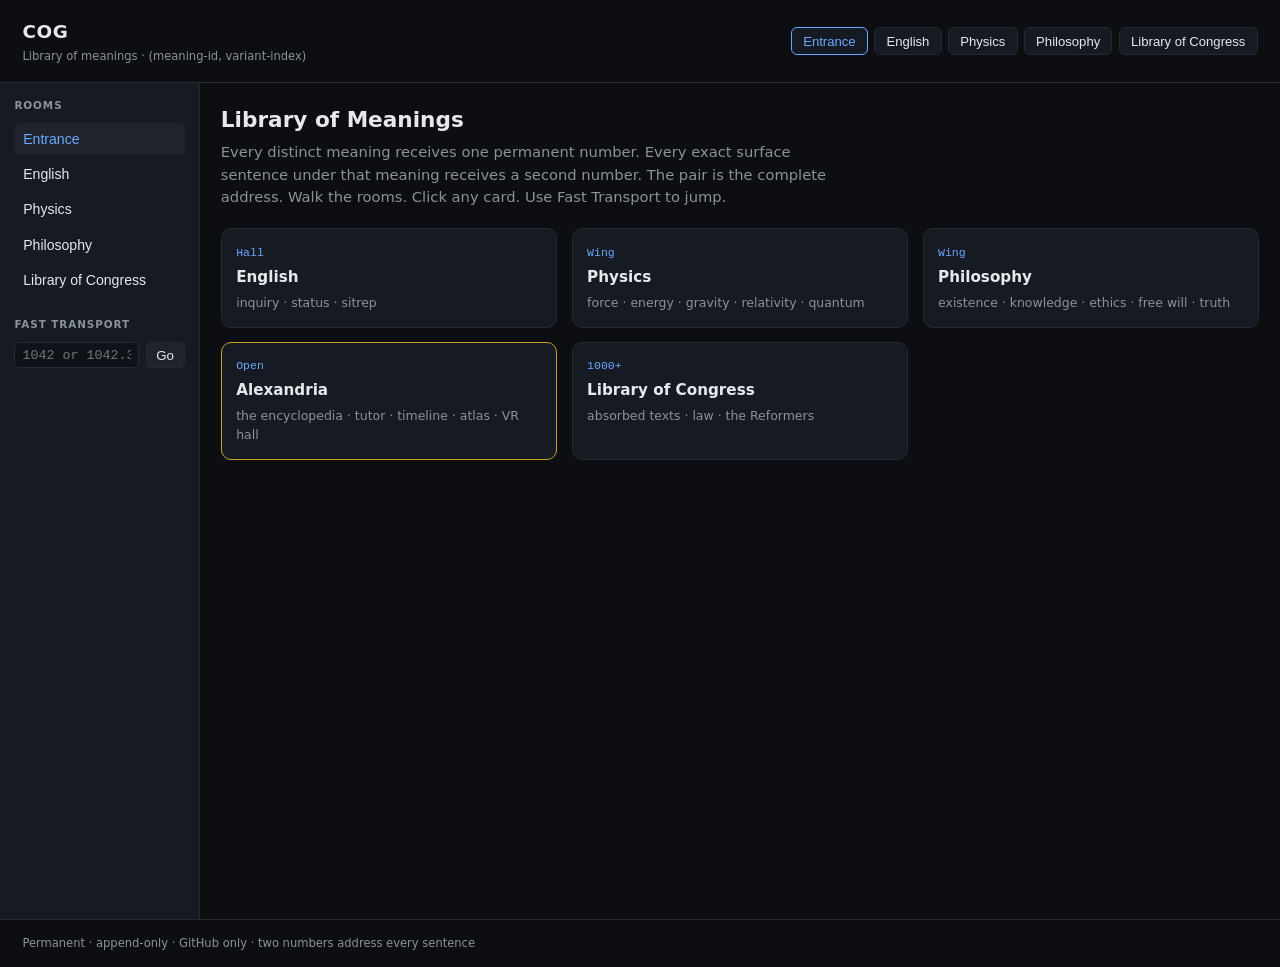
<file: index.html>
<!DOCTYPE html>
<html lang="en">
<head>
<meta charset="UTF-8">
<meta name="viewport" content="width=device-width, initial-scale=1">
<title>COG — Library of Meanings</title>
<style>
:root{--bg:#0c0e12;--panel:#161a22;--ink:#e6e8ec;--muted:#8b929a;--accent:#6ea8fe;--line:#252a33;--ok:#7dcea0}
*{box-sizing:border-box;margin:0;padding:0}
body{font-family:system-ui,-apple-system,Segoe UI,Roboto,sans-serif;background:var(--bg);color:var(--ink);line-height:1.5;min-height:100vh}
header{padding:1.1rem 1.4rem;border-bottom:1px solid var(--line);display:flex;align-items:center;justify-content:space-between;gap:1rem;flex-wrap:wrap}
header h1{font-size:1.15rem;font-weight:600;letter-spacing:.03em}
header .tag{font-size:.72rem;color:var(--muted);margin-top:.15rem}
nav{display:flex;gap:.4rem;flex-wrap:wrap}
nav button{background:var(--panel);color:var(--ink);border:1px solid var(--line);padding:.35rem .7rem;border-radius:6px;cursor:pointer;font-size:.82rem}
nav button.active,nav button:hover{border-color:var(--accent);color:var(--accent)}
main{display:grid;grid-template-columns:200px 1fr;min-height:calc(100vh - 64px)}
@media(max-width:700px){main{grid-template-columns:1fr}}
aside{border-right:1px solid var(--line);padding:.9rem;background:var(--panel)}
aside h2{font-size:.65rem;text-transform:uppercase;letter-spacing:.09em;color:var(--muted);margin:0 0 .6rem}
.room{display:block;width:100%;text-align:left;background:transparent;border:none;color:var(--ink);padding:.5rem .55rem;border-radius:6px;cursor:pointer;font-size:.88rem;margin-bottom:.2rem}
.room:hover,.room.active{background:#1e232c;color:var(--accent)}
.section{padding:1.3rem;overflow:auto}
.hero{margin-bottom:1.3rem}
.hero h2{font-size:1.35rem;margin-bottom:.3rem}
.hero p{color:var(--muted);max-width:40rem;font-size:.92rem}
.grid{display:grid;gap:.9rem;grid-template-columns:repeat(auto-fill,minmax(260px,1fr))}
.card{background:var(--panel);border:1px solid var(--line);border-radius:10px;padding:.9rem;cursor:pointer;transition:border-color .15s}
.card:hover{border-color:var(--accent)}
.card .id{font-family:ui-monospace,monospace;font-size:.72rem;color:var(--accent);margin-bottom:.3rem}
.card h3{font-size:.95rem;margin-bottom:.3rem}
.card .keys{font-size:.78rem;color:var(--muted)}
.detail{display:none;margin-top:1.3rem;background:var(--panel);border:1px solid var(--line);border-radius:10px;padding:1.1rem}
.detail.open{display:block}
.detail h3{margin-bottom:.4rem}
.addr{font-family:ui-monospace,monospace;background:#0f1218;padding:.3rem .55rem;border-radius:4px;font-size:.82rem;display:inline-block;margin-bottom:.9rem;color:var(--ok)}
.variants{list-style:none}
.variants li{padding:.4rem 0;border-bottom:1px solid var(--line);display:flex;gap:.7rem;align-items:baseline}
.variants li:last-child{border-bottom:none}
.variants .idx{font-family:ui-monospace,monospace;font-size:.72rem;color:var(--muted);min-width:1.7rem}
.fast{display:flex;gap:.4rem;flex-wrap:wrap;margin-top:.8rem}
.fast a{font-size:.76rem;color:var(--accent);text-decoration:none;border:1px solid var(--line);padding:.22rem .5rem;border-radius:4px}
.fast a:hover{border-color:var(--accent)}
.doc{background:var(--panel);border:1px solid var(--line);border-radius:10px;padding:1.1rem;margin-top:1rem;max-width:58rem}
.doc p{margin:0 0 .9rem;line-height:1.7}
.doc .s{cursor:help;border-radius:3px}
.doc .s:hover{background:#1e2a3d}
.doc .s.on{background:#22324a}
.tip{font-family:ui-monospace,monospace;font-size:.78rem;color:var(--ok);margin:.3rem 0 .8rem}
.go{display:flex;gap:.4rem;margin-top:.5rem}
.go input{width:100%;background:#0f1218;border:1px solid var(--line);color:var(--ink);border-radius:5px;padding:.3rem .45rem;font-family:ui-monospace,monospace}
.go button,.more{background:#1e232c;border:1px solid var(--line);color:var(--ink);border-radius:5px;padding:.3rem .6rem;cursor:pointer}
.stats{display:flex;gap:1.6rem;flex-wrap:wrap;margin:.6rem 0 1rem}
.stats b{display:block;font-family:ui-monospace,monospace;font-size:1.3rem;color:var(--ok)}
.stats span{font-size:.72rem;color:var(--muted)}
.trust{font-size:.78rem;color:var(--muted);margin-top:.4rem}
footer{padding:.9rem 1.4rem;border-top:1px solid var(--line);font-size:.72rem;color:var(--muted)}
</style>
</head>
<body>
<header>
  <div>
    <h1>COG</h1>
    <div class="tag">Library of meanings · (meaning-id, variant-index)</div>
  </div>
  <nav>
    <button data-go="entrance" class="active">Entrance</button>
    <button data-go="english">English</button>
    <button data-go="physics">Physics</button>
    <button data-go="philosophy">Philosophy</button>
    <button data-go="loc">Library of Congress</button>
  </nav>
</header>
<main>
  <aside>
    <h2>Rooms</h2>
    <button class="room active" data-go="entrance">Entrance</button>
    <button class="room" data-go="english">English</button>
    <button class="room" data-go="physics">Physics</button>
    <button class="room" data-go="philosophy">Philosophy</button>
    <button class="room" data-go="loc">Library of Congress</button>
    <h2 style="margin-top:1.3rem">Fast Transport</h2>
    <div class="go"><input id="jump" placeholder="1042 or 1042.3"><button id="jumpb">Go</button></div>
    <div class="fast" id="fast-links"></div>
  </aside>
  <div class="section" id="view"></div>
</main>
<footer>
  Permanent · append-only · GitHub only · two numbers address every sentence
</footer>
<script>
const books = {
  english: { title: "English", blurb: "Inquiry into situation, status, activity. One meaning, many exact forms.", file: "books/cog-english-v0.json" },
  physics: { title: "Physics", blurb: "Core physical meanings. Force, energy, gravity, relativity, quantum.", file: "books/cog-physics-v0.json" },
  philosophy: { title: "Philosophy", blurb: "Foundational meanings. Existence, knowledge, ethics, free will, truth.", file: "books/cog-philosophy-v0.json" }
};
const esc = t => String(t).replace(/[&<>"]/g, c => ({"&":"&amp;","<":"&lt;",">":"&gt;",'"':"&quot;"}[c]));
const files = {};
async function getFile(f) {
  if (!files[f]) files[f] = fetch(f).then(r => { if (!r.ok) throw new Error(f); return r.json(); });
  return files[f];
}
const cache = {};
async function load(name) {
  if (cache[name]) return cache[name];
  cache[name] = await getFile(books[name].file);
  return cache[name];
}
let catalog = null;
async function getCatalog() {
  if (catalog) return catalog;
  try { catalog = await getFile("books/catalog.json"); } catch (e) { catalog = { books: [], totals: {} }; }
  return catalog;
}
// every row for meaning m: [first-variant, variants[]], from whichever packs hold it
async function rowsFor(m) {
  const out = [];
  for (const [name, b] of Object.entries(books)) {
    const d = await load(name);
    d.s.filter(r => r[0] === m).forEach(r => out.push({ start: r[2][0], vs: r[3], keys: r[1] }));
  }
  if (out.length) return out;
  const cat = await getCatalog();
  const packs = cat.books.filter(b => b.room === "core" && b.kind === "meanings" &&
    ((b.from != null && m >= b.from && m <= b.to) || (b.cont || []).includes(m)));
  for (const b of packs) {
    const d = await getFile(b.file);
    d.s.filter(r => r[0] === m).forEach(r => out.push({ start: r[2][0], vs: r[3], keys: r[1] }));
  }
  return out.sort((x, y) => x.start - y.start);
}
async function variant(m, v) {
  for (const r of await rowsFor(m)) if (v >= r.start && v < r.start + r.vs.length) return r.vs[v - r.start];
  return null;
}
async function showMeaning(m, hi) {
  const rows = await rowsFor(m);
  const view = document.getElementById("view");
  if (!rows.length) { view.innerHTML = `<div class="hero"><h2>${m}</h2><p>No meaning with that number yet.</p></div>`; return; }
  const keys = (rows.find(r => r.keys && r.keys.length) || {keys: ["~"]}).keys;
  const list = rows.flatMap(r => r.vs.map((p, i) => `<li${r.start + i === hi ? ' style="color:var(--ok)"' : ""}><span class="idx">${r.start + i}</span><span>${esc(p)}</span></li>`)).join("");
  view.innerHTML = `<div class="hero"><h2>${esc(keys.join(" · "))}</h2><p>Meaning ${m}: every exact sentence the library has seen that says this.</p></div>
    <div class="detail open"><div class="addr">(${m}, N)</div><ul class="variants">${list}</ul></div>`;
}
function entrance() {
  document.getElementById("view").innerHTML = `
    <div class="hero">
      <h2>Library of Meanings</h2>
      <p>Every distinct meaning receives one permanent number. Every exact surface sentence under that meaning receives a second number. The pair is the complete address. Walk the rooms. Click any card. Use Fast Transport to jump.</p>
    </div>
    <div class="grid">
      <div class="card" data-go="english"><div class="id">Hall</div><h3>English</h3><div class="keys">inquiry · status · sitrep</div></div>
      <div class="card" data-go="physics"><div class="id">Wing</div><h3>Physics</h3><div class="keys">force · energy · gravity · relativity · quantum</div></div>
      <div class="card" data-go="philosophy"><div class="id">Wing</div><h3>Philosophy</h3><div class="keys">existence · knowledge · ethics · free will · truth</div></div>
      <a class="card" href="alexandria/" style="text-decoration:none;color:inherit;border-color:#c9a227"><div class="id">Open</div><h3>Alexandria</h3><div class="keys">the encyclopedia · tutor · timeline · atlas · VR hall</div></a>
      <div class="card" data-go="loc"><div class="id">1000+</div><h3>Library of Congress</h3><div class="keys">absorbed texts · law · the Reformers</div></div>
    </div>`;
  bindCards();
}
async function showRoom(name) {
  const meta = books[name];
  const data = await load(name);
  const cards = data.s.map(row => {
    const [id, keys, , phrases] = row;
    return `<div class="card" data-id="${id}" data-room="${name}">
      <div class="id">${id}</div>
      <h3>${keys[0].replace(/_/g," ")}</h3>
      <div class="keys">${keys.join(" · ")} · ${phrases.length} variants</div>
    </div>`;
  }).join("");
  document.getElementById("view").innerHTML = `
    <div class="hero"><h2>${meta.title}</h2><p>${meta.blurb}</p></div>
    <div class="grid">${cards}</div>
    <div class="detail" id="detail"></div>`;
  document.querySelectorAll(".card[data-id]").forEach(c => {
    c.onclick = () => expand(name, +c.dataset.id);
  });
  const fl = document.getElementById("fast-links");
  fl.innerHTML = data.s.map(r => `<a href="#" data-jump="${name}:${r[0]}">${r[0]}</a>`).join("");
  fl.querySelectorAll("a").forEach(a => {
    a.onclick = e => { e.preventDefault(); const [rm,id] = a.dataset.jump.split(":"); go(rm); setTimeout(()=>expand(rm,+id),40); };
  });
}
function expand(room, id) {
  const data = cache[room];
  const row = data.s.find(r => r[0] === id);
  if (!row) return;
  const [, keys, , phrases] = row;
  const list = phrases.map((p,i) => `<li><span class="idx">${i}</span><span>${esc(p)}</span></li>`).join("");
  const d = document.getElementById("detail");
  d.className = "detail open";
  d.innerHTML = `<h3>${keys[0].replace(/_/g," ")}</h3><div class="addr">(${id}, N)</div><ul class="variants">${list}</ul>`;
  d.scrollIntoView({behavior:"smooth",block:"nearest"});
}
// ---- Library of Congress room: sections (groups, each stored in its own place) -> documents, rebuilt from addresses
let docPacks = [], docShown = 0, docList = [], docBase = "";
async function showLoc() {
  const cat = await getCatalog();
  const t = cat.totals || {};
  const secs = cat.sections || [];
  document.getElementById("fast-links").innerHTML = "";
  document.getElementById("view").innerHTML = `
    <div class="hero"><h2>Library of Congress</h2>
      <p>Texts absorbed from loc.gov, held in sections. Each document is stored only as a line of (meaning, variant) addresses and rebuilt here from the meaning packs. Meaning-ids are global; absorbed ones start at 1000.</p>
      <div class="trust">${esc(cat.trust || "The Library of Congress is a taxpayer trust: held in trust for the people who paid for it, not a government organization or entity.")}</div></div>
    <div class="stats">
      <div><b>${(t.docs||0).toLocaleString()}</b><span>documents</span></div>
      <div><b>${(t.meanings||0).toLocaleString()}</b><span>meanings</span></div>
      <div><b>${(t.variants||0).toLocaleString()}</b><span>exact sentences</span></div>
      <div><b>${(t.sentences||0).toLocaleString()}</b><span>sentences read</span></div>
      <div><b>${cat.next_meaning || 1000}</b><span>next free meaning-id</span></div>
    </div>
    <div class="grid" id="secs">${secs.length ? secs.map((x, i) => `<div class="card" data-sec="${i}"><div class="id">Section</div><h3>${esc(x.title)}</h3>
      <div class="keys">${(x.docs||0).toLocaleString()} documents · ${(x.sentences||0).toLocaleString()} sentences</div></div>`).join("")
      : `<p style="color:var(--muted)">Nothing absorbed yet — press ABSORB NOW in the COG Absorber on base1.</p>`}</div>
    <div id="secview"></div>`;
  document.querySelectorAll(".card[data-sec]").forEach(c => c.onclick = () => openSection(secs[+c.dataset.sec]));
}
function openSection(sec) {
  docBase = sec.base || "";
  docPacks = [...(sec.files || [])].reverse();
  docShown = 0; docList = [];
  const v = document.getElementById("secview");
  v.innerHTML = `<div class="hero" style="margin-top:1.4rem"><h2>${esc(sec.title)}</h2></div><div class="grid" id="docs"></div>
    <div style="margin-top:1rem"><button class="more" id="more" style="display:none">More documents</button></div><div id="reader"></div>`;
  document.getElementById("more").onclick = moreDocs;
  v.scrollIntoView({behavior: "smooth"});
  moreDocs();
}
async function moreDocs() {
  if (docShown >= docPacks.length) return;
  let d;
  try { d = await getFile(docBase + docPacks[docShown++]); } catch (e) { d = { docs: [] }; }
  const grid = document.getElementById("docs");
  [...d.docs].reverse().forEach(doc => {
    const i = docList.push(doc) - 1;
    grid.insertAdjacentHTML("beforeend", `<div class="card" data-doc="${i}"><div class="id">${esc(doc.date || "")}${doc.part ? " · part " + doc.part : ""}</div>
      <h3>${esc(doc.title || doc.id)}</h3><div class="keys">${(doc.n||0).toLocaleString()} sentences</div></div>`);
  });
  grid.querySelectorAll(".card[data-doc]").forEach(c => c.onclick = () => readDoc(docList[+c.dataset.doc]));
  document.getElementById("more").style.display = docShown < docPacks.length ? "" : "none";
  if (!docList.length && docShown >= docPacks.length) grid.innerHTML = `<p style="color:var(--muted)">No documents in this section yet.</p>`;
}
async function readDoc(doc) {
  const r = document.getElementById("reader");
  r.innerHTML = `<div class="doc"><h3>${esc(doc.title)}</h3><div class="tip">rebuilding from addresses…</div></div>`;
  r.scrollIntoView({behavior:"smooth"});
  const toks = doc.seq.split(" ");
  const paras = [[]];
  for (const t of toks) {
    if (t === "|") { paras.push([]); continue; }
    const [m, v] = t.split(".").map(Number);
    paras[paras.length - 1].push({ t, text: await variant(m, v) });
  }
  const html = paras.filter(p => p.length).map(p => "<p>" + p.map(x => `<span class="s" data-a="${x.t}" title="${x.t}">${esc(x.text ?? "[" + x.t + "]")}</span>`).join(" ") + "</p>").join("");
  r.innerHTML = `<div class="doc"><h3>${esc(doc.title)}</h3>
    <div class="tip">${esc(doc.date || "")} · <a href="${esc(doc.url)}" target="_blank" rel="noopener" style="color:var(--accent)">original at loc.gov</a> · hover a sentence for its address, click it to open its meaning</div>${html}</div>`;
  r.querySelectorAll(".s").forEach(s => s.onclick = () => { const [m, v] = s.dataset.a.split(".").map(Number); showMeaning(m, v); });
}
function go(name) {
  document.querySelectorAll("nav button, .room").forEach(b => b.classList.toggle("active", b.dataset.go === name));
  if (name === "entrance") entrance();
  else if (name === "loc") showLoc();
  else showRoom(name);
}
function bindCards() {
  document.querySelectorAll(".card[data-go]").forEach(c => { c.onclick = () => go(c.dataset.go); });
}
function jump() {
  const v = document.getElementById("jump").value.trim();
  const m = v.match(/^(\d+)(?:\.(\d+))?$/);
  if (!m) return;
  document.querySelectorAll("nav button, .room").forEach(b => b.classList.remove("active"));
  showMeaning(+m[1], m[2] != null ? +m[2] : -1);
}
document.getElementById("jumpb").onclick = jump;
document.getElementById("jump").onkeydown = e => { if (e.key === "Enter") jump(); };
document.querySelectorAll("nav button, .room").forEach(b => { b.onclick = () => go(b.dataset.go); });
entrance();
</script>
</body>
</html>
</file>
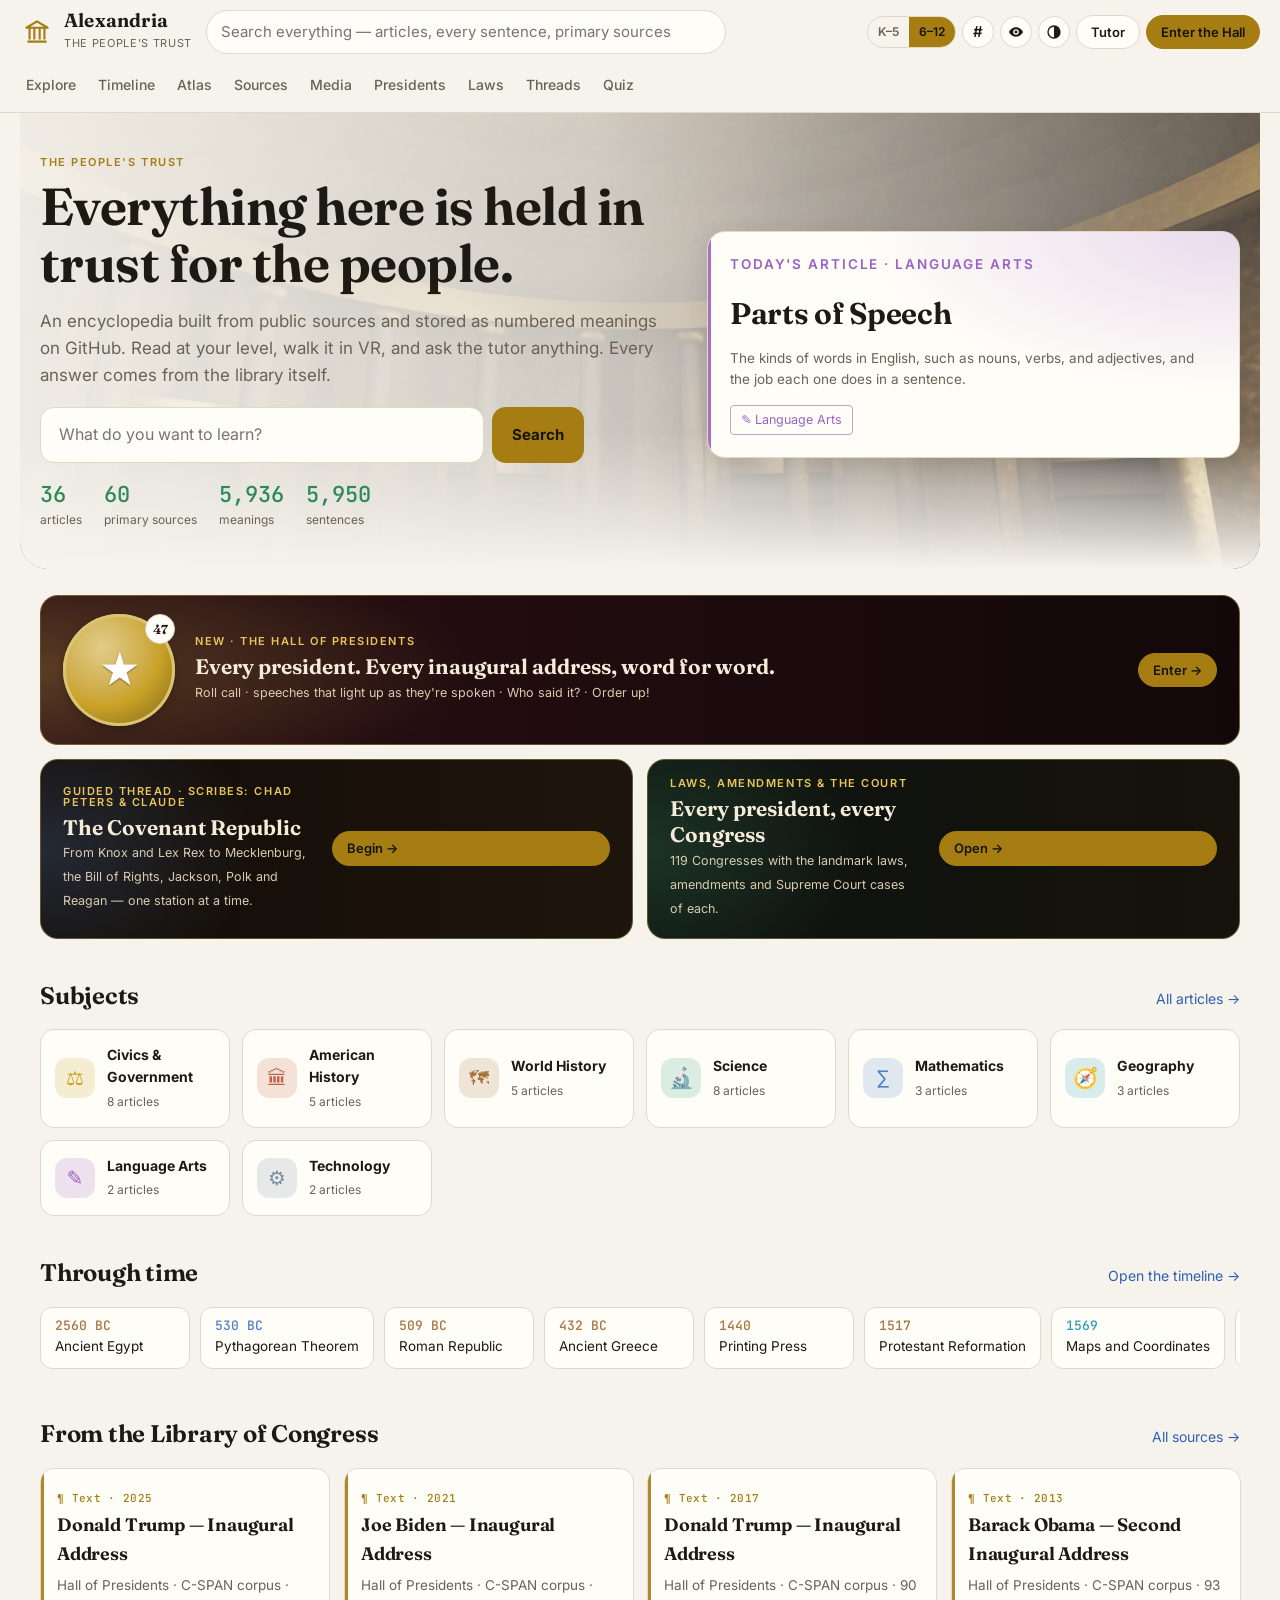
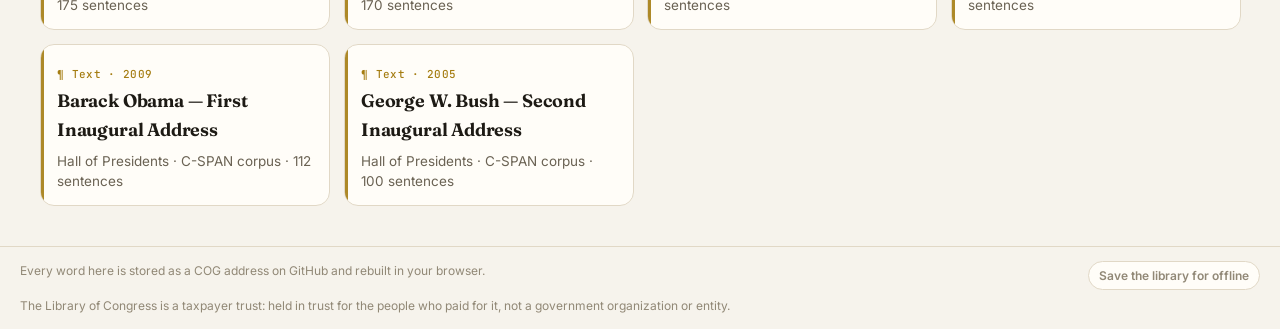
<file: alexandria/index.html>
<!DOCTYPE html>
<html lang="en">
<head>
<meta charset="UTF-8">
<meta name="viewport" content="width=device-width, initial-scale=1">
<title>Alexandria — the People's Trust</title>
<meta name="description" content="A modern encyclopedia built entirely from COG numbered meanings on GitHub, with a tutor that answers only from its sources. On PC and in VR.">
<link rel="preconnect" href="https://fonts.googleapis.com">
<link rel="preconnect" href="https://fonts.gstatic.com" crossorigin>
<link href="https://fonts.googleapis.com/css2?family=Atkinson+Hyperlegible:wght@400;700&family=Fraunces:opsz,wght@9..144,500;9..144,650&family=Inter:wght@400;500;600&family=JetBrains+Mono:wght@400;500&display=swap" rel="stylesheet">
<link rel="stylesheet" href="app.css">
<link rel="manifest" href="manifest.webmanifest">
<meta name="theme-color" content="#0d1016">
<link rel="apple-touch-icon" href="img/icon-180.png">
<link rel="icon" href="data:image/svg+xml,%3Csvg xmlns='http://www.w3.org/2000/svg' viewBox='0 0 64 64'%3E%3Crect width='64' height='64' rx='14' fill='%2311151c'/%3E%3Cpath d='M14 50h36M18 46V26M27 46V26M37 46V26M46 46V26M12 24l20-12 20 12z' stroke='%23d4ad3b' stroke-width='4' fill='none' stroke-linejoin='round'/%3E%3C/svg%3E">
<script type="importmap">
{ "imports": {
  "three": "https://cdn.jsdelivr.net/npm/three@0.160.0/build/three.module.js",
  "three/addons/": "https://cdn.jsdelivr.net/npm/three@0.160.0/examples/jsm/"
} }
</script>
</head>
<body>
<header class="top">
  <a class="brand" href="#/">
    <svg viewBox="0 0 64 64" aria-hidden="true"><path d="M14 50h36M18 46V26M27 46V26M37 46V26M46 46V26M12 24l20-12 20 12z"/></svg>
    <span><b>Alexandria</b><small>the People's Trust</small></span>
  </a>
  <div class="search">
    <input id="q" type="search" placeholder="Search everything — articles, every sentence, primary sources" autocomplete="off" aria-label="Search">
    <div id="sugg" class="sugg" hidden></div>
  </div>
  <nav class="nav">
    <a href="#/explore" data-nav="explore">Explore</a>
    <a href="#/timeline" data-nav="timeline">Timeline</a>
    <a href="#/atlas" data-nav="atlas">Atlas</a>
    <a href="#/sources" data-nav="sources">Sources</a>
    <a href="#/media" data-nav="media">Media</a>
    <a href="#/presidents" data-nav="presidents">Presidents</a>
    <a href="#/civics" data-nav="civics">Laws</a>
    <a href="#/threads" data-nav="threads">Threads</a>
    <a href="#/quiz" data-nav="quiz">Quiz</a>
  </nav>
  <div class="tools">
    <div class="seg" role="group" aria-label="Reading level">
      <button data-level="young" title="Young readers (K–5)">K–5</button>
      <button data-level="deeper" title="Explore deeper (6–12)">6–12</button>
    </div>
    <button class="icon" id="nums" title="Show COG numbers" aria-pressed="false">#</button>
    <button class="icon" id="comfortBtn" title="Comfort: easier on the eyes, steadier in VR"><svg viewBox="0 0 24 24" aria-hidden="true"><path d="M12 5C6.5 5 2.7 9.2 1.5 12c1.2 2.8 5 7 10.5 7s9.3-4.2 10.5-7C21.3 9.2 17.5 5 12 5zm0 11.2A4.2 4.2 0 1 1 12 7.8a4.2 4.2 0 0 1 0 8.4zm0-6.4a2.2 2.2 0 1 0 0 4.4 2.2 2.2 0 0 0 0-4.4z"/></svg></button>
    <button class="icon" id="theme" title="Light / dark"><svg viewBox="0 0 24 24" aria-hidden="true"><path d="M12 2a10 10 0 1 0 0 20 10 10 0 0 0 0-20zm0 2v16a8 8 0 0 1 0-16z"/></svg></button>
    <button class="pill" id="tutorBtn">Tutor</button>
    <button class="pill gold" id="vrBtn" title="Walk the library in VR (or in 3D on this screen)">Enter the Hall</button>
  </div>
</header>

<main id="view" tabindex="-1"></main>

<aside id="tutor" class="tutor" hidden aria-label="Tutor">
  <div class="tutor-head">
    <div><b>Tutor</b><small id="tutorMode">answers only from the library</small></div>
    <button class="icon" id="tutorSet" title="Settings">⚙</button>
    <button class="icon" id="tutorClose" title="Close">✕</button>
  </div>
  <div id="tutorCfg" class="tutor-cfg" hidden>
    <label><input type="checkbox" id="useModel"> Let base1's local model write the answers (still only from library passages)</label>
    <div class="row"><input id="ollamaUrl" placeholder="http://localhost:11434"><select id="ollamaModel"></select><button id="ollamaTest">Connect</button></div>
    <p class="fine">On base1, start Ollama with <code>OLLAMA_ORIGINS=https://pxd2.github.io</code> so this page may talk to it. Without it the tutor still answers from the library.</p>
  </div>
  <div id="chat" class="chat"></div>
  <div class="chips" id="chips"></div>
  <form id="ask" class="ask"><input id="askIn" placeholder="Ask anything about the library…" autocomplete="off"><button>Ask</button></form>
</aside>

<div id="hall" class="hall" hidden>
  <div class="hall-bar"><b>The Great Hall</b><span id="hallHint">Drag to look · click a book to read · click the floor to walk</span><button class="pill" id="hallExit">Leave the Hall</button></div>
</div>

<footer class="foot">
  <span>Every word here is stored as a COG address on GitHub and rebuilt in your browser.</span>
  <span class="foot-actions"><button class="pill" id="installBtn" hidden>⤓ Install Alexandria</button><button class="pill" id="offlineBtn">Save the library for offline</button></span>
  <span id="trust"></span>
</footer>
<script type="module" src="app.js"></script>
</body>
</html>
</file>
<file: alexandria/app.css>
:root {
  --bg: #0d1016; --bg2: #121620; --panel: #161b26; --panel2: #1c2230; --line: #262d3b; --ink: #e9e6df; --muted: #9aa1ad;
  --dim: #6c7380; --gold: #d4ad3b; --gold2: #e9c55a; --blue: #7aa7f0; --ok: #79c99d; --shadow: 0 10px 30px rgba(0,0,0,.35);
  --serif: "Fraunces", Georgia, serif; --sans: "Inter", system-ui, -apple-system, "Segoe UI", sans-serif; --mono: "JetBrains Mono", ui-monospace, Consolas, monospace;
  color-scheme: dark;
}
@media (prefers-color-scheme: light) {
  :root:not([data-theme="dark"]) {
    --bg: #f6f3ec; --bg2: #efe9dd; --panel: #fffdf8; --panel2: #f4efe4; --line: #e1d8c6; --ink: #1d1a14; --muted: #6a6253;
    --dim: #918876; --gold: #a57d12; --gold2: #8a6a10; --blue: #2f5fb3; --ok: #2c8a5a; --shadow: 0 8px 24px rgba(60,45,10,.12); color-scheme: light;
  }
}
:root[data-theme="light"] {
  --bg: #f6f3ec; --bg2: #efe9dd; --panel: #fffdf8; --panel2: #f4efe4; --line: #e1d8c6; --ink: #1d1a14; --muted: #6a6253;
  --dim: #918876; --gold: #a57d12; --gold2: #8a6a10; --blue: #2f5fb3; --ok: #2c8a5a; --shadow: 0 8px 24px rgba(60,45,10,.12); color-scheme: light;
}
:root[data-theme="dark"] { color-scheme: dark; }
* { box-sizing: border-box; }
[hidden] { display: none !important; }
/* ---------- comfort: reading themes, size, spacing, fonts, motion */
:root[data-reading="sepia"] { --bg: #f4ecd8; --bg2: #ece1c6; --panel: #fbf4e2; --panel2: #f1e6cb; --line: #dccdaa; --ink: #3b2f1e; --muted: #6e5d40; --dim: #8f7c5a; --blue: #7a4f1d; color-scheme: light; }
:root[data-reading="night"] { --bg: #0b0d12; --bg2: #10141b; --panel: #131821; --panel2: #192030; --line: #232a37; --ink: #d9d6cf; --muted: #9298a2; --dim: #6c7380; color-scheme: dark; }
:root[data-reading="warm"] { --bg: #120d08; --bg2: #18110a; --panel: #1c140c; --panel2: #241a10; --line: #33261a; --ink: #f0c89a; --muted: #c09a72; --dim: #8f7154;
  --gold: #e0a453; --gold2: #f0b866; --blue: #e6a76a; --ok: #d6b47e; color-scheme: dark; }
:root[data-reading="warm"] img, :root[data-reading="warm"] video, :root[data-reading="warm"] .thumb { filter: sepia(.35) saturate(.85) brightness(.9); }
:root[data-font="sans"] .prose, :root[data-font="sans"] .lm-text { font-family: var(--sans); }
:root[data-font="easy"] .prose, :root[data-font="easy"] .lm-text, :root[data-font="easy"] body { font-family: "Atkinson Hyperlegible", var(--sans); letter-spacing: .01em; }
.prose { font-size: calc(19px * var(--read-scale, 1)) !important; line-height: var(--read-leading, 1.75) !important; }
.prose.young { font-size: calc(21px * var(--read-scale, 1)) !important; }
.lm-text { font-size: calc(18px * var(--read-scale, 1)); line-height: var(--read-leading, 1.75); }
:root[data-motion="reduce"] *, :root[data-motion="reduce"] *::before, :root[data-motion="reduce"] *::after { animation: none !important; transition: none !important; scroll-behavior: auto !important; }
.comfort { position: fixed; z-index: 45; right: 16px; top: 76px; bottom: 16px; width: min(380px, calc(100vw - 32px)); display: flex; flex-direction: column;
  background: var(--panel); border: 1px solid var(--line); border-radius: 18px; box-shadow: var(--shadow); overflow: hidden; }
@media (max-width: 760px) { .comfort { inset: 0; width: auto; border-radius: 0; } }
.cf-body { overflow: auto; padding: 4px 16px 18px; }
.cf-body h5 { margin: 16px 0 6px; font: 600 11px/1 var(--sans); letter-spacing: .1em; text-transform: uppercase; color: var(--dim); display: flex; justify-content: space-between; }
.cf-seg { display: flex; flex-wrap: wrap; gap: 4px; margin-bottom: 4px; }
.cf-seg button { border: 1px solid var(--line); background: var(--panel2); border-radius: 999px; padding: 5px 11px; font-size: 13px; }
.cf-seg button.on { background: var(--gold); color: #17130a; border-color: var(--gold); }
.cf-body input[type=range] { width: 100%; accent-color: var(--gold); }
.eye-break { position: fixed; inset: 0; z-index: 90; display: grid; place-items: center; background: rgba(5,6,8,.72); backdrop-filter: blur(3px); }
.eye-break > div { background: var(--panel); color: var(--ink); border: 1px solid var(--line); border-radius: 18px; padding: 26px 28px; max-width: 360px; text-align: center; }
.eye-break b { font: 650 24px var(--serif); }
.eb-bar { height: 6px; background: var(--panel2); border-radius: 3px; overflow: hidden; margin: 14px 0; }
.eb-bar i { display: block; height: 100%; width: 100%; background: var(--gold); animation: ebar 20s linear forwards; transform-origin: left; }
@keyframes ebar { from { transform: scaleX(1); } to { transform: scaleX(0); } }

/* ---------- civics: presidency → Congress → landmarks */
.civ-hero { padding: 6px 0 4px; }
.jump { font-size: 14px; color: var(--muted); margin: 6px 0 14px; }
.jump select { background: var(--panel); border: 1px solid var(--line); border-radius: 8px; padding: 5px 8px; max-width: 100%; }
.pres-block { border-left: 3px solid var(--gold); padding: 10px 0 12px 16px; margin: 14px 0; scroll-margin-top: 120px; }
.pres-block.quiet { opacity: .78; }
.pres-block.founding { border-left-color: #c9a227; }
.pres-block header { display: flex; align-items: baseline; gap: 12px; flex-wrap: wrap; margin-bottom: 8px; }
.pb-name { font: 650 20px var(--serif); color: var(--ink); text-decoration: none !important; }
.pb-name b { font: 500 13px var(--mono); color: var(--gold); margin-right: 6px; }
.pres-block header small { color: var(--muted); }
.cg-row { display: grid; grid-template-columns: repeat(auto-fill, minmax(260px, 1fr)); gap: 10px; }
.cg { background: var(--panel); border: 1px solid var(--line); border-radius: 12px; padding: 10px 12px; }
.cg-h { font: 600 12px var(--sans); letter-spacing: .04em; color: var(--muted); margin-bottom: 6px; }
.cg-h small { font-family: var(--mono); color: var(--dim); margin-left: 6px; }
.cg-empty { color: var(--dim); font-size: 13px; }
.lms { display: flex; flex-direction: column; gap: 6px; }
.lm { display: grid; grid-template-columns: 24px 1fr; gap: 0 8px; text-align: left; border: 1px solid var(--line); border-left: 3px solid var(--k); background: var(--panel2);
  border-radius: 9px; padding: 7px 10px; }
.lm:hover { border-color: var(--k); }
.lm span { grid-row: span 2; color: var(--k); font-size: 16px; }
.lm b { font-size: 14px; line-height: 1.3; }
.lm small { color: var(--muted); font-size: 12px; }
.kchip { display: inline-block; font: 600 11px var(--sans); letter-spacing: .06em; text-transform: uppercase; color: var(--k); border: 1px solid var(--k); border-radius: 999px; padding: 2px 9px; }
.lm-detail { background: var(--panel); border: 1px solid var(--line); border-left: 4px solid var(--k); border-radius: 14px; padding: 18px 20px; margin: 10px 0 6px; }
.lm-detail h3 { font-size: 24px; margin: 10px 0 4px; }
/* ---------- guided threads */
.thread-hero { padding: 30px 28px; border-radius: 20px; color: #f1e6cf; margin-bottom: 16px;
  background: linear-gradient(90deg, rgba(14,10,6,.92), rgba(14,10,6,.55)), url("img/stair.jpg") center/cover no-repeat, #1a120a; }
.thread-hero h1 { color: #fff1d2; } .thread-hero .lead, .thread-hero .thread-about { color: #d8c7a6; } .thread-hero .kicker { color: #e9c55a; }
.thread-about { max-width: 46rem; }
.thread-nav { position: sticky; top: 64px; z-index: 5; background: color-mix(in srgb, var(--bg) 92%, transparent); padding: 8px 0; }
.dots { display: flex; gap: 6px; flex-wrap: wrap; }
.dots button { width: 22px; height: 22px; border-radius: 50%; border: 1px solid var(--line); background: var(--panel); }
.dots button.on { background: var(--gold); border-color: var(--gold); }
.station { background: var(--panel); border: 1px solid var(--line); border-radius: 18px; padding: 24px 26px; max-width: 48rem; margin-top: 10px; scroll-margin-top: 110px; }
.st-date { font: 500 14px var(--mono); color: var(--gold); }
.station h2 { font-size: 30px; margin: 6px 0 12px; }
.station-ctl { max-width: 48rem; justify-content: space-between; margin-top: 14px; }
.thread-banner { background: radial-gradient(60% 140% at 0% 50%, rgba(120,170,255,.18), transparent 60%), linear-gradient(90deg, #120d08, #1e150c) !important; }
.lmchip { cursor: pointer; }
html, body { margin: 0; }
body { background: var(--bg); color: var(--ink); font: 15px/1.6 var(--sans); min-height: 100vh; display: flex; flex-direction: column; }
a { color: var(--blue); text-decoration: none; }
a:hover { text-decoration: underline; }
button { font: inherit; color: inherit; cursor: pointer; }
input, select { font: inherit; color: var(--ink); }
.fine { font-size: 12px; color: var(--muted); }
code { font-family: var(--mono); font-size: .85em; background: var(--panel2); padding: 1px 5px; border-radius: 4px; }

/* ---------- top bar */
.top { position: sticky; top: 0; z-index: 20; display: flex; align-items: center; gap: 14px; padding: 10px 20px;
  background: color-mix(in srgb, var(--bg) 88%, transparent); backdrop-filter: blur(10px); border-bottom: 1px solid var(--line); }
.brand { display: flex; align-items: center; gap: 10px; color: var(--ink); text-decoration: none !important; flex: none; }
.brand svg { width: 34px; height: 34px; stroke: var(--gold); stroke-width: 4; fill: none; stroke-linejoin: round; }
.brand b { font: 650 19px/1 var(--serif); letter-spacing: .01em; display: block; }
.brand small { font-size: 11px; color: var(--muted); letter-spacing: .06em; text-transform: uppercase; }
.search { position: relative; flex: 1; min-width: 160px; max-width: 520px; }
.search input { width: 100%; padding: 9px 14px; border-radius: 999px; border: 1px solid var(--line); background: var(--panel); outline: none; }
.search input:focus { border-color: var(--gold); box-shadow: 0 0 0 3px color-mix(in srgb, var(--gold) 20%, transparent); }
.sugg { position: absolute; top: calc(100% + 6px); left: 0; right: 0; background: var(--panel); border: 1px solid var(--line); border-radius: 12px;
  box-shadow: var(--shadow); max-height: 70vh; overflow: auto; padding: 6px; }
.sugg h6 { margin: 8px 10px 4px; font: 600 10px/1 var(--sans); letter-spacing: .1em; text-transform: uppercase; color: var(--dim); }
.sugg a { display: block; padding: 7px 10px; border-radius: 8px; color: var(--ink); text-decoration: none; }
.sugg a:hover, .sugg a.on { background: var(--panel2); }
.sugg a small { display: block; color: var(--muted); font-size: 12px; white-space: nowrap; overflow: hidden; text-overflow: ellipsis; }
.nav { display: flex; gap: 2px; }
.nav a { color: var(--muted); padding: 6px 10px; border-radius: 8px; text-decoration: none; font-weight: 500; font-size: 14px; }
.nav a:hover, .nav a.on { color: var(--ink); background: var(--panel); }
.tools { display: flex; align-items: center; gap: 6px; margin-left: auto; }
.seg { display: flex; border: 1px solid var(--line); border-radius: 999px; overflow: hidden; }
.seg button { background: transparent; border: 0; padding: 5px 10px; font-size: 12px; font-weight: 600; color: var(--muted); }
.seg button.on { background: var(--gold); color: #17130a; }
.icon svg { width: 16px; height: 16px; display: block; margin: auto; fill: currentColor; }
.icon { width: 32px; height: 32px; border-radius: 999px; border: 1px solid var(--line); background: var(--panel); font-weight: 600; }
.icon[aria-pressed="true"] { border-color: var(--gold); color: var(--gold); }
.pill { border: 1px solid var(--line); background: var(--panel); padding: 6px 14px; border-radius: 999px; font-weight: 600; font-size: 13px; }
.pill:hover { border-color: var(--gold); }
.pill.gold { background: var(--gold); color: #17130a; border-color: var(--gold); }
.pill.gold:hover { background: var(--gold2); }
@media (max-width: 1560px) {
  .top { flex-wrap: wrap; }
  .nav { order: 4; flex-basis: 100%; overflow-x: auto; scrollbar-width: none; margin: 0 -4px; }
  .nav::-webkit-scrollbar { display: none; }
}
@media (max-width: 760px) {
  .top { flex-wrap: wrap; padding: 8px 16px; gap: 8px; }
  .brand small { display: none; }
  .search { order: 3; flex-basis: 100%; max-width: none; }
  .tools { gap: 4px; }
  #vrBtn { padding: 6px 10px; }
}

main { flex: 1; width: 100%; max-width: 1240px; margin: 0 auto; padding: 26px 20px 40px; outline: none; }
@media (max-width: 760px) { main { padding: 18px 16px 30px; } }
.foot-actions { display: flex; gap: 6px; }
.foot-actions .pill { font-size: 12px; padding: 4px 10px; }
.foot { display: flex; flex-wrap: wrap; gap: 6px 20px; justify-content: space-between; padding: 14px 20px; border-top: 1px solid var(--line); font-size: 12px; color: var(--dim); }

/* ---------- shared blocks */
.kicker { font: 600 11px/1 var(--sans); letter-spacing: .14em; text-transform: uppercase; color: var(--gold); margin: 0 0 10px; }
h1, h2, h3 { font-family: var(--serif); font-weight: 650; letter-spacing: -.01em; margin: 0; }
h1 { font-size: clamp(30px, 4.4vw, 52px); line-height: 1.08; }
h2 { font-size: 24px; margin-bottom: 14px; }
.lead { color: var(--muted); font-size: 17px; max-width: 46rem; }
.grid { display: grid; gap: 14px; grid-template-columns: repeat(auto-fill, minmax(240px, 1fr)); }
.card { position: relative; display: block; background: var(--panel); border: 1px solid var(--line); border-radius: 14px; padding: 16px 16px 14px;
  color: var(--ink); text-decoration: none !important; transition: transform .15s, border-color .15s, box-shadow .15s; overflow: hidden; }
.card:hover { transform: translateY(-2px); border-color: color-mix(in srgb, var(--accent, var(--gold)) 70%, var(--line)); box-shadow: var(--shadow); }
.card::before { content: ""; position: absolute; inset: 0 auto 0 0; width: 3px; background: var(--accent, var(--gold)); opacity: .9; }
.card h3 { font-size: 18px; margin: 2px 0 6px; }
.card p { margin: 0; color: var(--muted); font-size: 13.5px; line-height: 1.5; }
.card .meta { font: 500 11px/1 var(--mono); color: var(--accent, var(--gold)); letter-spacing: .03em; }
.section { margin-top: 38px; }
.row-head { display: flex; align-items: baseline; justify-content: space-between; gap: 12px; }
.row-head a { font-size: 14px; }
.empty { color: var(--muted); padding: 18px; border: 1px dashed var(--line); border-radius: 12px; }

/* ---------- home */
.hero-wrap { position: relative; margin: -26px -20px 0; padding: 26px 20px 30px; border-radius: 0 0 28px 28px; overflow: hidden; isolation: isolate; }
.hero-wrap::before { content: ""; position: absolute; inset: 0; z-index: -2; background: url("img/rotunda.jpg") center 40%/cover no-repeat; transform: scale(1.04); animation: drift 40s ease-in-out infinite alternate; }
.hero-wrap::after { content: ""; position: absolute; inset: 0; z-index: -1;
  background: linear-gradient(90deg, color-mix(in srgb, var(--bg) 96%, transparent) 0%, color-mix(in srgb, var(--bg) 80%, transparent) 46%, color-mix(in srgb, var(--bg) 25%, transparent) 100%),
              linear-gradient(0deg, var(--bg) 0%, transparent 30%); }
@keyframes drift { from { transform: scale(1.04) translate(0, 0); } to { transform: scale(1.12) translate(-2%, 1%); } }
@media (max-width: 760px) { .hero-wrap { margin: -18px -16px 0; padding: 18px 16px 24px; } }
@media (max-width: 900px) { .hero-wrap::after { background: linear-gradient(0deg, var(--bg) 8%, color-mix(in srgb, var(--bg) 82%, transparent) 60%, color-mix(in srgb, var(--bg) 55%, transparent) 100%); } }
.hero { display: grid; grid-template-columns: 1.2fr 1fr; gap: 28px; align-items: center; padding: 18px 0 8px; }
.hero .big-search { margin-top: 18px; display: flex; gap: 8px; max-width: 34rem; }
.hero .big-search input { flex: 1; padding: 14px 18px; border-radius: 14px; border: 1px solid var(--line); background: var(--panel); font-size: 16px; outline: none; }
.hero .big-search input:focus { border-color: var(--gold); }
.hero .big-search button { border: 0; background: var(--gold); color: #17130a; border-radius: 14px; padding: 0 20px; font-weight: 700; }
.stats { display: flex; flex-wrap: wrap; gap: 22px; margin-top: 20px; }
.stats b { display: block; font: 500 22px/1.1 var(--mono); color: var(--ok); }
.stats span { font-size: 12px; color: var(--muted); }
.feature { background: radial-gradient(120% 120% at 100% 0%, color-mix(in srgb, var(--accent) 22%, var(--panel)) 0%, var(--panel) 60%);
  border: 1px solid var(--line); border-radius: 18px; padding: 22px; box-shadow: var(--shadow); }
.feature .kicker { color: var(--accent); }
.feature h2 { font-size: 30px; margin: 4px 0 10px; }
.feature p { color: var(--muted); margin: 0 0 16px; }
@media (max-width: 900px) { .hero { grid-template-columns: minmax(0, 1fr); } }
.hero > * { min-width: 0; }
.hero .big-search input { min-width: 0; }
.subjects { display: grid; gap: 12px; grid-template-columns: repeat(auto-fill, minmax(170px, 1fr)); }
.subject { display: flex; gap: 12px; align-items: center; padding: 14px; border-radius: 14px; background: var(--panel); border: 1px solid var(--line);
  color: var(--ink); text-decoration: none !important; transition: border-color .15s, transform .15s; }
.subject:hover { border-color: var(--accent); transform: translateY(-1px); }
.subject i { font-style: normal; width: 40px; height: 40px; border-radius: 12px; display: grid; place-items: center; font-size: 20px;
  background: color-mix(in srgb, var(--accent) 18%, transparent); color: var(--accent); flex: none; }
.subject b { display: block; font-size: 14px; }
.subject small { color: var(--muted); font-size: 12px; }
.strip { display: flex; gap: 10px; overflow-x: auto; padding-bottom: 8px; scroll-snap-type: x mandatory; }
.strip a { flex: 0 0 auto; scroll-snap-align: start; padding: 10px 14px; border-radius: 12px; background: var(--panel); border: 1px solid var(--line);
  color: var(--ink); text-decoration: none; min-width: 150px; }
.strip a b { display: block; font: 500 13px/1.3 var(--mono); color: var(--accent); }
.strip a span { font-size: 13.5px; }

/* ---------- page backgrounds */
body[data-page="article"] main { background: radial-gradient(60% 40% at 15% 0%, color-mix(in srgb, var(--page-accent, var(--gold)) 16%, transparent), transparent 70%); }
body[data-page="media"] { background: radial-gradient(80% 50% at 50% -10%, #1d2233 0%, transparent 60%), var(--bg); }
body[data-page="presidents"] { background: radial-gradient(70% 40% at 50% -5%, color-mix(in srgb, #6a1018 30%, transparent) 0%, transparent 70%), var(--bg); }
body[data-page="timeline"] { background: linear-gradient(90deg, color-mix(in srgb, var(--gold) 6%, transparent), transparent 30%), var(--bg); }
body[data-page="atlas"] { background: radial-gradient(60% 40% at 80% 0%, color-mix(in srgb, #2f9cb6 14%, transparent), transparent 70%), var(--bg); }
.card, .pcard, .subject { will-change: transform; }
.card:hover, .pcard:hover { box-shadow: 0 14px 34px rgba(0,0,0,.28), 0 0 0 1px color-mix(in srgb, var(--accent, var(--gold)) 40%, transparent); }
main > * { animation: rise-in .45s cubic-bezier(.2,.8,.2,1) both; }
main > *:nth-child(2) { animation-delay: .05s; } main > *:nth-child(3) { animation-delay: .1s; } main > *:nth-child(4) { animation-delay: .15s; }
@keyframes rise-in { from { opacity: 0; transform: translateY(10px); } to { opacity: 1; transform: none; } }

/* ---------- article */
.article { display: grid; grid-template-columns: minmax(0, 1fr) 300px; gap: 36px; }
@media (max-width: 980px) { .article { grid-template-columns: 1fr; } }
.crumbs { font-size: 13px; color: var(--muted); margin-bottom: 12px; }
.art-head h1 { margin: 4px 0 10px; }
.facts { display: flex; flex-wrap: wrap; gap: 8px; margin: 14px 0 18px; }
.chip { display: inline-flex; align-items: center; gap: 6px; padding: 4px 10px; border-radius: 999px; background: var(--panel); border: 1px solid var(--line);
  font-size: 12.5px; color: var(--muted); }
.chip.s { color: var(--accent); border-color: color-mix(in srgb, var(--accent) 45%, var(--line)); }
.levels { display: inline-flex; gap: 4px; padding: 4px; background: var(--panel); border: 1px solid var(--line); border-radius: 12px; margin-bottom: 18px; }
.levels button { border: 0; background: transparent; padding: 7px 14px; border-radius: 9px; font-weight: 600; font-size: 13.5px; color: var(--muted); }
.levels button.on { background: var(--panel2); color: var(--ink); box-shadow: inset 0 0 0 1px var(--line); }
.prose { font: 400 19px/1.75 var(--serif); max-width: 44rem; }
.prose.young { font-size: 21px; line-height: 1.8; }
.prose p { margin: 0 0 1.1em; }
.s { border-radius: 4px; transition: background .2s; }
.s.speak { background: color-mix(in srgb, var(--gold) 28%, transparent); }
.nums .s { cursor: pointer; }
.nums .s:hover { background: color-mix(in srgb, var(--blue) 18%, transparent); }
.addr { display: none; font: 500 10px/1 var(--mono); color: var(--ok); vertical-align: super; margin-left: 2px; }
.nums .addr { display: inline; }
.art-actions { display: flex; flex-wrap: wrap; gap: 8px; margin: 6px 0 24px; }
.side > div { background: var(--panel); border: 1px solid var(--line); border-radius: 14px; padding: 16px; margin-bottom: 14px; }
.side h4 { margin: 0 0 10px; font: 600 11px/1 var(--sans); letter-spacing: .12em; text-transform: uppercase; color: var(--dim); }
.side ul { list-style: none; margin: 0; padding: 0; }
.side li { padding: 5px 0; border-bottom: 1px solid var(--line); font-size: 14px; }
.side li:last-child { border-bottom: 0; }
.mini-map { height: 190px; border-radius: 10px; overflow: hidden; }
.quiz { margin-top: 30px; background: var(--panel); border: 1px solid var(--line); border-radius: 16px; padding: 20px; max-width: 44rem; }
.quiz h3 { font-size: 20px; margin-bottom: 4px; }
.q { margin-top: 16px; }
.q p { margin: 0 0 8px; font-weight: 600; }
.opts { display: grid; gap: 6px; grid-template-columns: repeat(auto-fill, minmax(200px, 1fr)); }
.opts button { text-align: left; padding: 9px 12px; border-radius: 10px; border: 1px solid var(--line); background: var(--panel2); }
.opts button:hover:not(:disabled) { border-color: var(--gold); }
.opts button.right { border-color: var(--ok); background: color-mix(in srgb, var(--ok) 18%, var(--panel2)); }
.opts button.wrong { border-color: #d36b5a; background: color-mix(in srgb, #d36b5a 16%, var(--panel2)); }
.score { margin-top: 14px; font-weight: 600; color: var(--ok); }

/* ---------- meaning view */
.variants { list-style: none; padding: 0; margin: 14px 0 0; max-width: 46rem; }
.variants li { display: flex; gap: 14px; padding: 10px 0; border-bottom: 1px solid var(--line); font: 18px/1.5 var(--serif); }
.variants li b { font: 500 12px/2 var(--mono); color: var(--ok); min-width: 5.5em; }
.variants li.hi { color: var(--gold); }

/* ---------- timeline */
.tl-controls { display: flex; flex-wrap: wrap; gap: 6px; margin: 12px 0 18px; }
.tl-controls button { border: 1px solid var(--line); background: var(--panel); border-radius: 999px; padding: 5px 12px; font-size: 13px; }
.tl-controls button.on { background: var(--ink); color: var(--bg); border-color: var(--ink); }
.timeline { position: relative; margin-left: 10px; padding-left: 26px; border-left: 2px solid var(--line); }
.era { font: 650 22px/1 var(--serif); margin: 26px 0 12px -26px; padding-left: 26px; position: relative; color: var(--muted); }
.era::before { content: ""; position: absolute; left: -7px; top: 6px; width: 12px; height: 12px; border-radius: 50%; background: var(--gold); }
.tl-item { position: relative; display: grid; grid-template-columns: 90px 1fr; gap: 14px; padding: 10px 14px; margin: 6px 0; border-radius: 12px;
  background: var(--panel); border: 1px solid var(--line); color: var(--ink); text-decoration: none !important; scroll-margin-top: 120px; }
.tl-item::before { content: ""; position: absolute; left: -33px; top: 18px; width: 10px; height: 10px; border-radius: 50%; background: var(--accent); box-shadow: 0 0 0 3px var(--bg); }
.tl-item:hover { border-color: var(--accent); }
.tl-item.flash { animation: flash 1.6s ease-out; }
@keyframes flash { 0% { box-shadow: 0 0 0 3px var(--gold); } 100% { box-shadow: 0 0 0 0 transparent; } }
.tl-item b { font: 500 14px/1.6 var(--mono); color: var(--accent); }
.tl-item span small { display: block; color: var(--muted); font-size: 13px; }

/* ---------- atlas */
.atlas { height: calc(100vh - 230px); min-height: 420px; border-radius: 16px; overflow: hidden; border: 1px solid var(--line); }
.leaflet-container { background: var(--bg2) !important; font: inherit !important; }
.leaflet-popup-content-wrapper, .leaflet-popup-tip { background: var(--panel) !important; color: var(--ink) !important; }
.leaflet-popup-content a { font-weight: 600; }

/* ---------- reader for sources */
.doc { background: var(--panel); border: 1px solid var(--line); border-radius: 16px; padding: 24px; margin-top: 16px; }

.card.has-thumb { padding-top: 0; }
.thumb { position: relative; margin: 0 -16px 12px; height: 150px; background: var(--bg2) center/cover no-repeat; border-bottom: 1px solid var(--line); }
.thumb b { position: absolute; left: 12px; bottom: 10px; width: 36px; height: 36px; border-radius: 50%; display: grid; place-items: center;
  background: rgba(10,12,16,.75); color: #fff; font-size: 15px; }
.media-box { margin: 18px 0 6px; max-width: 58rem; }
.player { width: 100%; border-radius: 14px; background: #000; display: block; }
video.player { max-height: 68vh; }
.audio-wrap { display: flex; gap: 14px; align-items: center; background: var(--panel); border: 1px solid var(--line); border-radius: 14px; padding: 12px; }
.audio-wrap img { width: 96px; height: 96px; object-fit: cover; border-radius: 10px; }
.gallery { margin: 0; }
.gallery > a img { width: 100%; max-height: 70vh; object-fit: contain; background: var(--bg2); border-radius: 14px; border: 1px solid var(--line); }
.gallery .thumbs { display: flex; gap: 8px; margin-top: 8px; overflow-x: auto; }
.gallery .thumbs img { width: 84px; height: 64px; object-fit: cover; border-radius: 8px; cursor: pointer; border: 1px solid var(--line); }

/* ---------- Hall of Presidents */
.medal { --era: var(--gold); position: relative; flex: none; width: 54px; height: 54px; border-radius: 50%; display: grid; place-items: center;
  background: radial-gradient(circle at 35% 30%, color-mix(in srgb, var(--era) 55%, #fff) 0%, var(--era) 55%, color-mix(in srgb, var(--era) 60%, #000) 100%);
  box-shadow: inset 0 0 0 3px color-mix(in srgb, #fff 35%, var(--era)), 0 4px 12px rgba(0,0,0,.25); color: #fff; }
.medal i { font: 650 19px/1 var(--serif); font-style: normal; letter-spacing: .02em; text-shadow: 0 1px 2px rgba(0,0,0,.4); }
.medal b { position: absolute; top: -6px; right: -6px; min-width: 22px; height: 22px; padding: 0 5px; border-radius: 11px; background: var(--panel);
  color: var(--ink); border: 1px solid var(--line); font: 600 11px/20px var(--mono); text-align: center; }
.medal.big { width: 112px; height: 112px; }
.medal.big i { font-size: 40px; }
.medal.big b { top: 0; right: 0; min-width: 30px; height: 30px; border-radius: 15px; font-size: 13px; line-height: 28px; }
.medal.rise { animation: rise .6s cubic-bezier(.2,.8,.2,1); }
@keyframes rise { from { transform: translateY(24px) scale(.85); opacity: 0; } to { transform: none; opacity: 1; } }
.pres-hero { position: relative; overflow: hidden; border-radius: 22px; padding: 64px 34px 34px; margin-bottom: 26px; color: #f4ecd8; min-height: 380px;
  background: linear-gradient(90deg, rgba(10,4,6,.92) 0%, rgba(10,4,6,.7) 45%, rgba(10,4,6,.15) 100%), url("img/theater.jpg") center 35%/cover no-repeat, linear-gradient(180deg, #2a0f12 0%, #12080a 100%); }
.pres-hero .curtain { position: absolute; inset: 0; pointer-events: none; opacity: .18;
  background: repeating-linear-gradient(90deg, rgba(120,20,28,.55) 0 18px, rgba(70,8,14,.55) 18px 36px); -webkit-mask: linear-gradient(90deg, #000 0 9%, transparent 16% 84%, #000 91%); mask: linear-gradient(90deg, #000 0 9%, transparent 16% 84%, #000 91%); }
.pres-hero > * { position: relative; }
.pres-hero h1 { color: #fff3d6; }
.pres-hero .lead, .pres-hero .fine { color: #d9cbb0; }
.pres-hero .kicker { color: #e9c55a; }
.pres-actions { display: flex; flex-wrap: wrap; gap: 8px; margin: 18px 0 10px; }
.pres-actions .pill { text-decoration: none; color: #f4ecd8; background: rgba(255,255,255,.06); border-color: rgba(233,197,90,.4); }
.pres-actions .pill.gold { color: #17130a; background: #e9c55a; }
.era-row { margin: 30px 0 0; }
.era-row h2 { display: flex; align-items: baseline; gap: 12px; font-size: 21px; border-bottom: 2px solid var(--era); padding-bottom: 6px; }
.era-row h2 small { font: 500 12px var(--mono); color: var(--muted); }
.medals { display: grid; gap: 10px; grid-template-columns: repeat(auto-fill, minmax(230px, 1fr)); margin-top: 12px; }
.pcard { display: flex; align-items: center; gap: 12px; padding: 10px 12px; border-radius: 14px; background: var(--panel); border: 1px solid var(--line);
  color: var(--ink); text-decoration: none !important; transition: transform .15s, border-color .15s; }
.pcard:hover { transform: translateY(-2px); border-color: var(--era); }
.pcard b { display: block; font-size: 14.5px; }
.pcard small { display: block; color: var(--muted); font-size: 12px; }
.pcard em { font-style: normal; font-size: 11px; color: var(--era); font-weight: 600; }
.spot { display: flex; gap: 26px; align-items: center; padding: 26px; border-radius: 20px; border: 1px solid var(--line);
  background: radial-gradient(60% 120% at 0% 50%, color-mix(in srgb, var(--era) 22%, var(--panel)) 0%, var(--panel) 70%); }
.spot h1 { margin: 4px 0 8px; }
.spot .lead { margin: 8px 0 0; }
@media (max-width: 640px) { .spot { flex-direction: column; align-items: flex-start; padding: 18px; } }
.pres-nav { display: flex; justify-content: space-between; gap: 8px; flex-wrap: wrap; margin-top: 28px; }
.pres-nav a.pill { text-decoration: none; color: inherit; }
blockquote.famous { margin: 14px 0 0; padding: 10px 16px; border-left: 4px solid var(--gold); font: italic 500 20px/1.5 var(--serif); background: color-mix(in srgb, var(--gold) 9%, transparent); border-radius: 0 12px 12px 0; }
blockquote.famous.big { font-size: 26px; margin: 18px 0; }
.speech .s.key { background: color-mix(in srgb, var(--gold) 20%, transparent); box-shadow: inset 0 -2px 0 var(--gold); }
.speech { font-size: 1.02em; }
.hall-banner { display: flex; align-items: center; gap: 20px; margin: 26px 0 0; padding: 18px 22px; border-radius: 18px; text-decoration: none !important; color: #f4ecd8;
  background: radial-gradient(60% 140% at 0% 50%, rgba(233,197,90,.25), transparent 60%), linear-gradient(90deg, #2a0f12, #12080a); border: 1px solid rgba(233,197,90,.35); }
.hall-banner > span:nth-child(2) { flex: 1; }
.banner-pair { display: grid; grid-template-columns: 1fr 1fr; gap: 14px; margin-top: 14px; }
.banner-pair .hall-banner { margin: 0; }
.banner-pair .hall-banner > span:first-child { flex: 1; }
.laws-banner { background: radial-gradient(60% 140% at 0% 50%, rgba(80,170,120,.22), transparent 60%), linear-gradient(90deg, #0d130f, #16120c) !important; }
@media (max-width: 900px) { .banner-pair { grid-template-columns: 1fr; } }
.hall-banner .kicker { color: #e9c55a; margin-bottom: 6px; }
.hall-banner b { display: block; font: 650 21px/1.25 var(--serif); }
.hall-banner small { color: #d9cbb0; }
@media (max-width: 640px) { .hall-banner { flex-wrap: wrap; } .hall-banner .pill { width: 100%; text-align: center; } }
.roll { text-align: center; }
.roll-stage { position: relative; padding: 50px 20px 26px; border-radius: 24px; overflow: hidden; color: #f4ecd8; min-height: 360px;
  background: linear-gradient(180deg, rgba(14,6,8,.55), rgba(10,6,7,.95)), url("img/theater.jpg") center 30%/cover no-repeat, #0a0607; }
.roll-stage .beam { position: absolute; left: 50%; top: -40px; width: 420px; height: 420px; transform: translateX(-50%);
  background: radial-gradient(closest-side, rgba(255,226,150,.30), transparent); pointer-events: none; }
.roll-stage > * { position: relative; }
.roll-stage #rollMedal { display: flex; justify-content: center; min-height: 112px; }
.roll-stage h1 { color: #fff3d6; margin: 18px 0 8px; }
.roll-stage .lead { color: #d9cbb0; margin: 0 auto; }
.roll-row { display: flex; gap: 6px; overflow-x: auto; padding: 14px 4px; margin: 10px 0; }
.roll-row span { flex: none; width: 32px; height: 32px; border-radius: 50%; display: grid; place-items: center; font: 500 11px var(--mono);
  background: var(--panel); border: 1px solid var(--line); color: var(--muted); transition: all .3s; }
.roll-row span.on { background: var(--gold); color: #17130a; transform: scale(1.25); border-color: var(--gold); }
.game { background: var(--panel); border: 1px solid var(--line); border-radius: 18px; padding: 22px; margin-top: 18px; max-width: 52rem; }
.order { display: flex; flex-wrap: wrap; gap: 10px; margin: 18px 0; }
.order button { display: flex; align-items: center; gap: 10px; padding: 8px 14px 8px 8px; border-radius: 999px; border: 1px solid var(--line); background: var(--panel); }
.order button:disabled { opacity: .35; }
.order.picked span { padding: 6px 12px; border-radius: 999px; background: var(--panel2); font-weight: 600; font-size: 14px; }
.bars { display: flex; align-items: flex-end; gap: 3px; height: 260px; margin-top: 18px; padding: 10px 0 24px; overflow-x: auto; }
.bars a { position: relative; flex: 1 0 12px; height: 100%; display: flex; align-items: flex-end; text-decoration: none; }
.bars a i { display: block; width: 100%; height: var(--h); background: color-mix(in srgb, var(--era) 70%, var(--panel2)); border-radius: 4px 4px 0 0; }
.bars a:hover i, .bars a.mark i { background: var(--era); box-shadow: 0 0 0 2px var(--gold); }
.bars a small { position: absolute; bottom: -20px; left: 50%; transform: translateX(-50%) rotate(-60deg); transform-origin: center; font: 500 9px var(--mono); color: var(--dim); white-space: nowrap; }

/* ---------- tutor */
.tutor { position: fixed; z-index: 40; right: 16px; top: 76px; bottom: 16px; width: min(420px, calc(100vw - 32px)); display: flex; flex-direction: column;
  background: var(--panel); border: 1px solid var(--line); border-radius: 18px; box-shadow: var(--shadow); overflow: hidden; }
@media (max-width: 760px) { .tutor { inset: 0; width: auto; border-radius: 0; top: 0; } }
.tutor-head { display: flex; align-items: center; gap: 6px; padding: 12px 12px 12px 16px; border-bottom: 1px solid var(--line); }
.tutor-head > div { flex: 1; }
.tutor-head b { font: 650 18px/1 var(--serif); display: block; }
.tutor-head small { color: var(--muted); font-size: 12px; }
.tutor-cfg { padding: 12px 16px; border-bottom: 1px solid var(--line); background: var(--panel2); font-size: 13px; }
.tutor-cfg .row { display: flex; gap: 6px; margin: 8px 0; }
.tutor-cfg input:not([type]), .tutor-cfg select { flex: 1; min-width: 0; padding: 6px 8px; border-radius: 8px; border: 1px solid var(--line); background: var(--panel); }
.tutor-cfg button { border: 1px solid var(--line); background: var(--panel); border-radius: 8px; padding: 6px 10px; }
.chat { flex: 1; overflow: auto; padding: 14px 16px; display: flex; flex-direction: column; gap: 12px; }
.msg { max-width: 92%; padding: 10px 13px; border-radius: 14px; font-size: 14.5px; line-height: 1.55; }
.msg.me { align-self: flex-end; background: color-mix(in srgb, var(--blue) 22%, var(--panel2)); border-bottom-right-radius: 4px; }
.msg.ai { align-self: flex-start; background: var(--panel2); border-bottom-left-radius: 4px; }
.msg blockquote { margin: 8px 0 0; padding: 6px 10px; border-left: 3px solid var(--gold); background: color-mix(in srgb, var(--gold) 8%, transparent); border-radius: 0 8px 8px 0; font-family: var(--serif); }
.msg blockquote a { font: 500 11px/1 var(--mono); color: var(--ok); margin-left: 6px; }
.msg .acts { display: flex; flex-wrap: wrap; gap: 6px; margin-top: 8px; }
.msg .acts a { font-size: 12.5px; padding: 3px 9px; border-radius: 999px; border: 1px solid var(--line); text-decoration: none; }
.msg small { display: block; color: var(--dim); font-size: 11px; margin-top: 6px; }
.chips { display: flex; flex-wrap: wrap; gap: 6px; padding: 0 16px 10px; }
.chips button { font-size: 12.5px; border: 1px solid var(--line); background: transparent; border-radius: 999px; padding: 4px 10px; color: var(--muted); }
.chips button:hover { color: var(--ink); border-color: var(--gold); }
.ask { display: flex; gap: 8px; padding: 12px; border-top: 1px solid var(--line); }
.ask input { flex: 1; padding: 10px 12px; border-radius: 12px; border: 1px solid var(--line); background: var(--bg2); outline: none; }
.ask input:focus { border-color: var(--gold); }
.ask button { border: 0; border-radius: 12px; padding: 0 16px; background: var(--gold); color: #17130a; font-weight: 700; }

/* ---------- 3D / VR hall */
.hall { position: fixed; inset: 0; z-index: 60; background: #07090d; }
.hall canvas { display: block; }
.hall-bar { position: absolute; z-index: 2; top: 12px; left: 12px; right: 12px; display: flex; align-items: center; gap: 14px; padding: 8px 10px 8px 16px;
  background: rgba(15,18,25,.78); border: 1px solid #262d3b; border-radius: 14px; color: #e9e6df; backdrop-filter: blur(6px); }
.hall-bar span { flex: 1; color: #9aa1ad; font-size: 13px; }
.hall-bar .pill { background: #161b26; color: #e9e6df; border-color: #262d3b; }
#VRButton { font-family: var(--sans) !important; }
@media (prefers-reduced-motion: reduce) { * { transition: none !important; animation: none !important; } }
</file>
